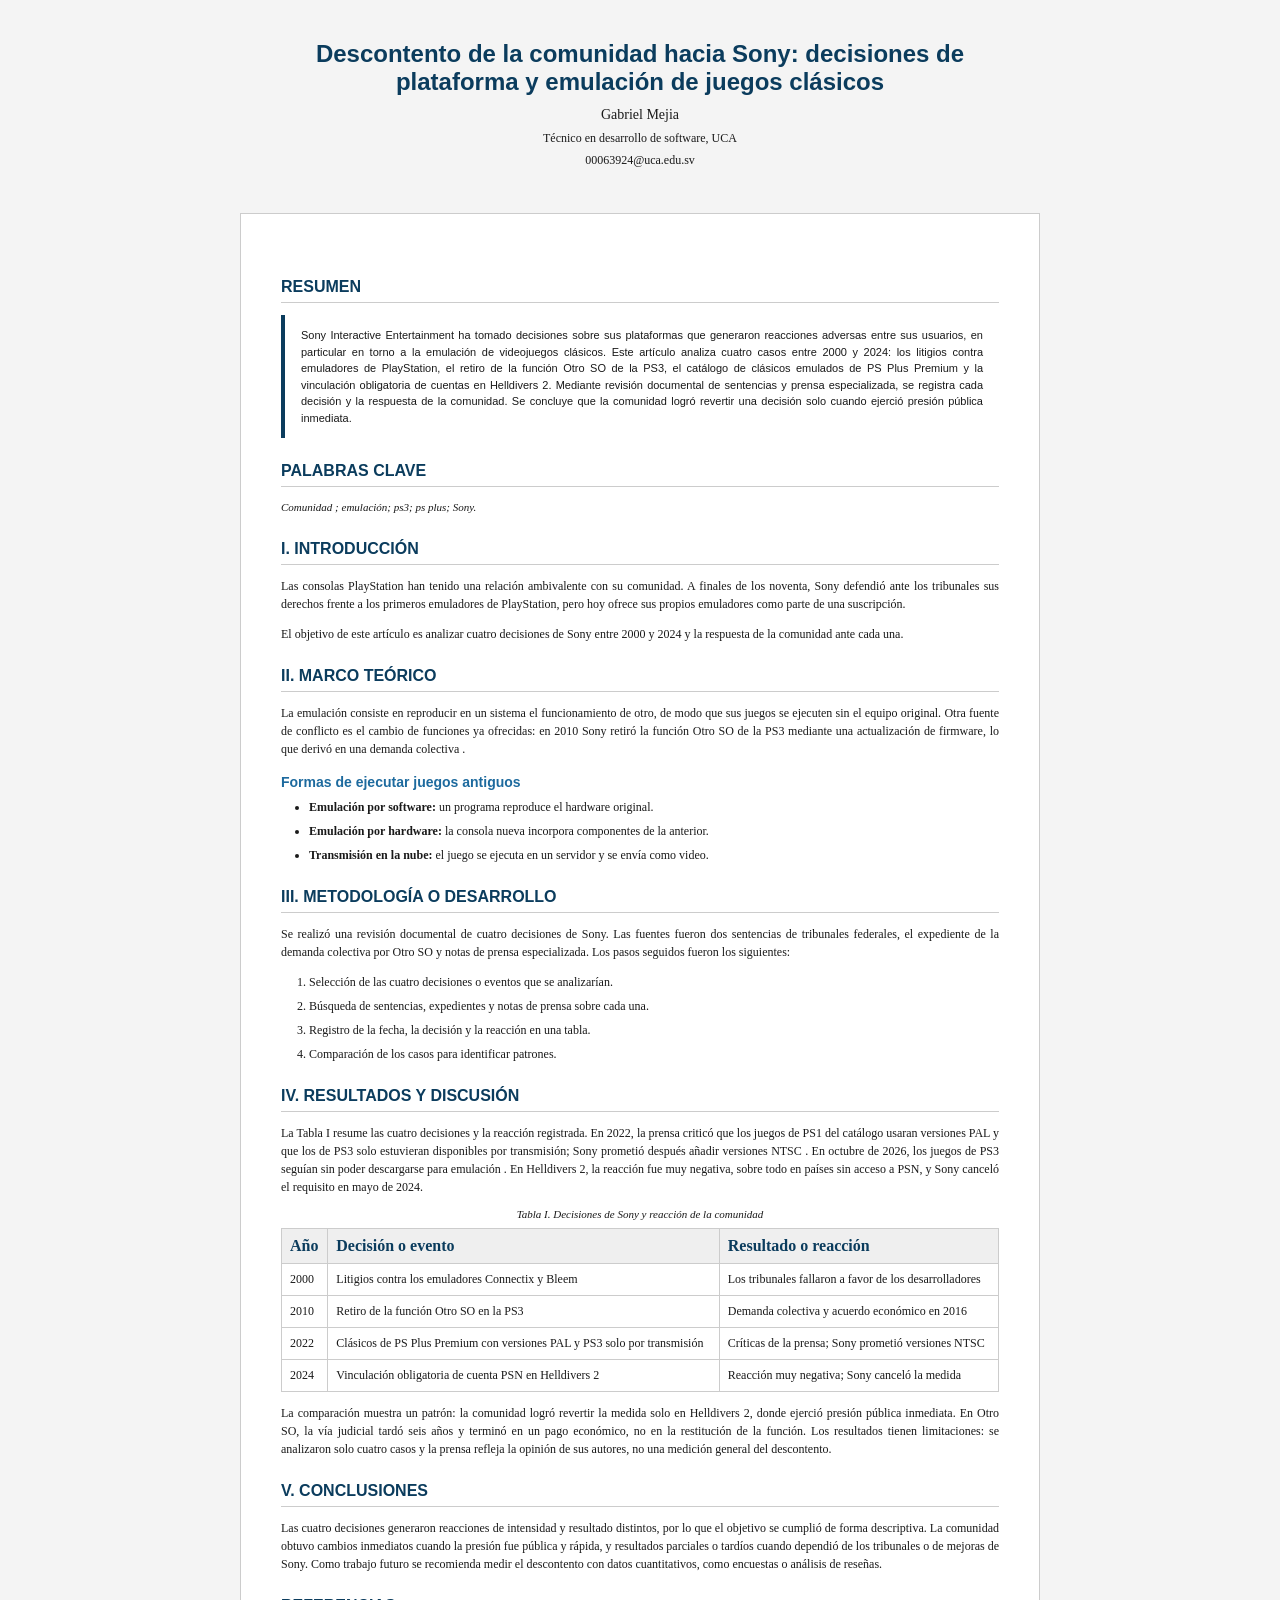
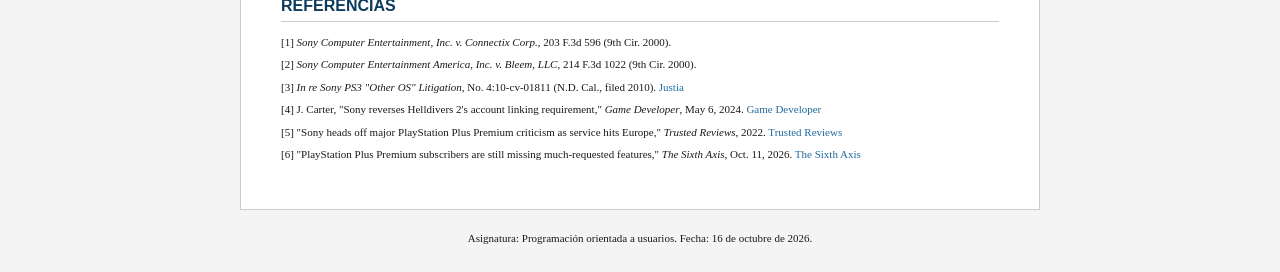
<file: Actividad práctica de CSS básico/index.html>
<!DOCTYPE html>
<html lang="es">
<head>
  <meta charset="UTF-8">
  <meta name="viewport" content="width=device-width, initial-scale=1.0">
  <title>Descontento de la comunidad hacia Sony: decisiones de plataforma y emulación de juegos clásicos</title>
  <link rel="stylesheet" href="style.css">
</head>
<body>
  <header>
    <h1>Descontento de la comunidad hacia Sony: decisiones de plataforma y emulación de juegos clásicos</h1>
    <p class="autor">Gabriel Mejia</p>
    <p class="afiliacion">Técnico en desarrollo de software, UCA</p>
    <p class="contacto">00063924@uca.edu.sv</p>
  </header>

  <main id="articulo" class="articulo">
    <section>
      <h2>Resumen</h2>
      <p class="resumen">Sony Interactive Entertainment ha tomado decisiones sobre sus plataformas que generaron reacciones adversas entre sus usuarios, en particular en torno a la emulación de videojuegos clásicos. Este artículo analiza cuatro casos entre 2000 y 2024: los litigios contra emuladores de PlayStation, el retiro de la función Otro SO de la PS3, el catálogo de clásicos emulados de PS Plus Premium y la vinculación obligatoria de cuentas en Helldivers 2. Mediante revisión documental de sentencias y prensa especializada, se registra cada decisión y la respuesta de la comunidad. Se concluye que la comunidad logró revertir una decisión solo cuando ejerció presión pública inmediata.</p>
    </section>

    <section>
      <h2>Palabras clave</h2>
      <p class="palabras-clave">Comunidad ; emulación; ps3; ps plus; Sony.</p>
    </section>

    <section>
      <h2>I. Introducción</h2>
      <p>Las consolas PlayStation han tenido una relación ambivalente con su comunidad. A finales de los noventa, Sony defendió ante los tribunales sus derechos frente a los primeros emuladores de PlayStation, pero hoy ofrece sus propios emuladores como parte de una suscripción.</p>
      <p>El objetivo de este artículo es analizar cuatro decisiones de Sony entre 2000 y 2024 y la respuesta de la comunidad ante cada una.</p>
    </section>

    <section>
      <h2>II. Marco teórico</h2>
      <p>La emulación consiste en reproducir en un sistema el funcionamiento de otro, de modo que sus juegos se ejecuten sin el equipo original. Otra fuente de conflicto es el cambio de funciones ya ofrecidas: en 2010 Sony retiró la función Otro SO de la PS3 mediante una actualización de firmware, lo que derivó en una demanda colectiva .</p>
      <h3>Formas de ejecutar juegos antiguos</h3>
      <ul>
        <li><strong>Emulación por software:</strong> un programa reproduce el hardware original.</li>
        <li><strong>Emulación por hardware:</strong> la consola nueva incorpora componentes de la anterior.</li>
        <li><strong>Transmisión en la nube:</strong> el juego se ejecuta en un servidor y se envía como video.</li>
      </ul>
    </section>

    <section>
      <h2>III. Metodología o desarrollo</h2>
      <p>Se realizó una revisión documental de cuatro decisiones de Sony. Las fuentes fueron dos sentencias de tribunales federales, el expediente de la demanda colectiva por Otro SO y notas de prensa especializada. Los pasos seguidos fueron los siguientes:</p>
      <ol>
        <li>Selección de las cuatro decisiones o eventos que se analizarían.</li>
        <li>Búsqueda de sentencias, expedientes y notas de prensa sobre cada una.</li>
        <li>Registro de la fecha, la decisión y la reacción en una tabla.</li>
        <li>Comparación de los casos para identificar patrones.</li>
      </ol>
    </section>

    <section>
      <h2>IV. Resultados y discusión</h2>
      <p>La Tabla I resume las cuatro decisiones y la reacción registrada. En 2022, la prensa criticó que los juegos de PS1 del catálogo usaran versiones PAL y que los de PS3 solo estuvieran disponibles por transmisión; Sony prometió después añadir versiones NTSC . En octubre de 2026, los juegos de PS3 seguían sin poder descargarse para emulación . En Helldivers 2, la reacción fue muy negativa, sobre todo en países sin acceso a PSN, y Sony canceló el requisito en mayo de 2024.</p>

      <table>
        <caption class="titulo-tabla">Tabla I. Decisiones de Sony y reacción de la comunidad</caption>
        <thead>
          <tr>
            <th>Año</th>
            <th>Decisión o evento</th>
            <th>Resultado o reacción</th>
          </tr>
        </thead>
        <tbody>
          <tr>
            <td>2000</td>
            <td>Litigios contra los emuladores Connectix y Bleem</td>
            <td>Los tribunales fallaron a favor de los desarrolladores</td>
          </tr>
          <tr>
            <td>2010</td>
            <td>Retiro de la función Otro SO en la PS3</td>
            <td>Demanda colectiva y acuerdo económico en 2016</td>
          </tr>
          <tr>
            <td>2022</td>
            <td>Clásicos de PS Plus Premium con versiones PAL y PS3 solo por transmisión</td>
            <td>Críticas de la prensa; Sony prometió versiones NTSC</td>
          </tr>
          <tr>
            <td>2024</td>
            <td>Vinculación obligatoria de cuenta PSN en Helldivers 2</td>
            <td>Reacción muy negativa; Sony canceló la medida</td>
          </tr>
        </tbody>
      </table>

      <p>La comparación muestra un patrón: la comunidad logró revertir la medida solo en Helldivers 2, donde ejerció presión pública inmediata. En Otro SO, la vía judicial tardó seis años y terminó en un pago económico, no en la restitución de la función. Los resultados tienen limitaciones: se analizaron solo cuatro casos y la prensa refleja la opinión de sus autores, no una medición general del descontento.</p>
    </section>

    <section>
      <h2>V. Conclusiones</h2>
      <p>Las cuatro decisiones generaron reacciones de intensidad y resultado distintos, por lo que el objetivo se cumplió de forma descriptiva. La comunidad obtuvo cambios inmediatos cuando la presión fue pública y rápida, y resultados parciales o tardíos cuando dependió de los tribunales o de mejoras de Sony. Como trabajo futuro se recomienda medir el descontento con datos cuantitativos, como encuestas o análisis de reseñas.</p>
    </section>

    <section>
      <h2>Referencias</h2>
      <ol class="referencias">
        <li>[1] <em>Sony Computer Entertainment, Inc. v. Connectix Corp.</em>, 203 F.3d 596 (9th Cir. 2000).</li>
        <li>[2] <em>Sony Computer Entertainment America, Inc. v. Bleem, LLC</em>, 214 F.3d 1022 (9th Cir. 2000).</li>
        <li>[3] <em>In re Sony PS3 "Other OS" Litigation</em>, No. 4:10-cv-01811 (N.D. Cal., filed 2010).  <a href="https://cases.justia.com/federal/district-courts/california/candce/4:2010cv01811/226894/360/0.pdf">Justia</a></li>
        <li>[4] J. Carter, "Sony reverses Helldivers 2's account linking requirement," <em>Game Developer</em>, May 6, 2024. <a href="https://gamedeveloper.com/business/sony-reverses-helldivers-2-s-account-linking-requirement">Game Developer</a></li>
        <li>[5] "Sony heads off major PlayStation Plus Premium criticism as service hits Europe," <em>Trusted Reviews</em>, 2022.  <a href="https://www.trustedreviews.com/news/sony-heads-off-major-playstation-plus-premium-criticism-as-service-hits-europe-4243763">Trusted Reviews</a></li>
        <li>[6] "PlayStation Plus Premium subscribers are still missing much-requested features," <em>The Sixth Axis</em>, Oct. 11, 2026.  <a href="https://www.thesixthaxis.com/2026/10/11/playstation-plus-premium-subscribers-are-still-missing-much-requested-features/">The Sixth Axis</a></li>
      </ol>
    </section>
  </main>

  <footer>
    <p>Asignatura: Programación orientada a usuarios. Fecha: 16 de octubre de 2026.</p>
   
  </footer>
</body>
</html>
</file>
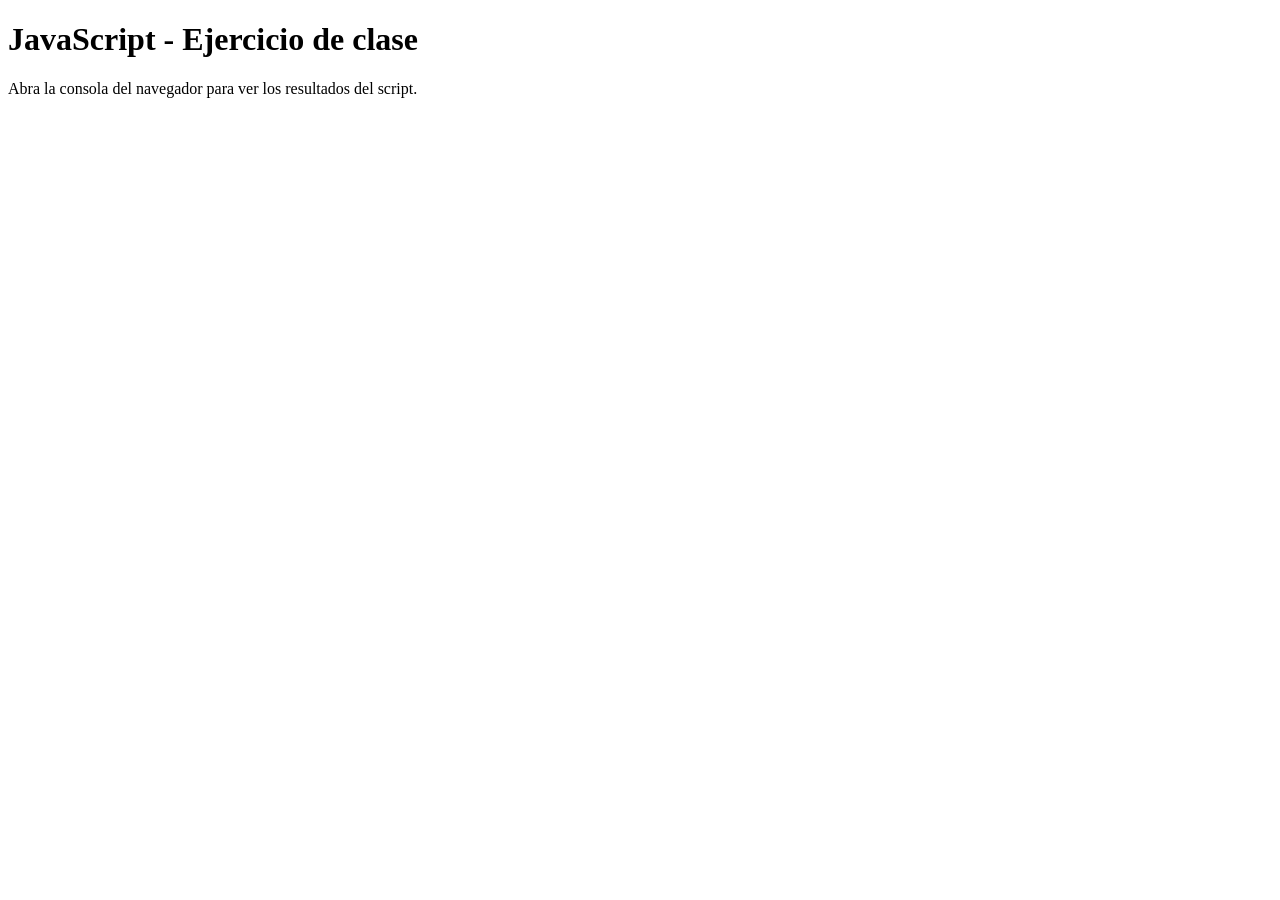
<file: actividades_clase/index.html>
<!DOCTYPE html>
<html lang="es">
<head>
  <meta charset="UTF-8">
  <meta name="viewport" content="width=device-width, initial-scale=1.0">
  <title>Ejercicio de clase</title>
</head>
<body>
  <h1>JavaScript - Ejercicio de clase</h1>
  <p>Abra la consola del navegador para ver los resultados del script.</p>
  <script src="script.js"></script>
</body>
</html>
</file>
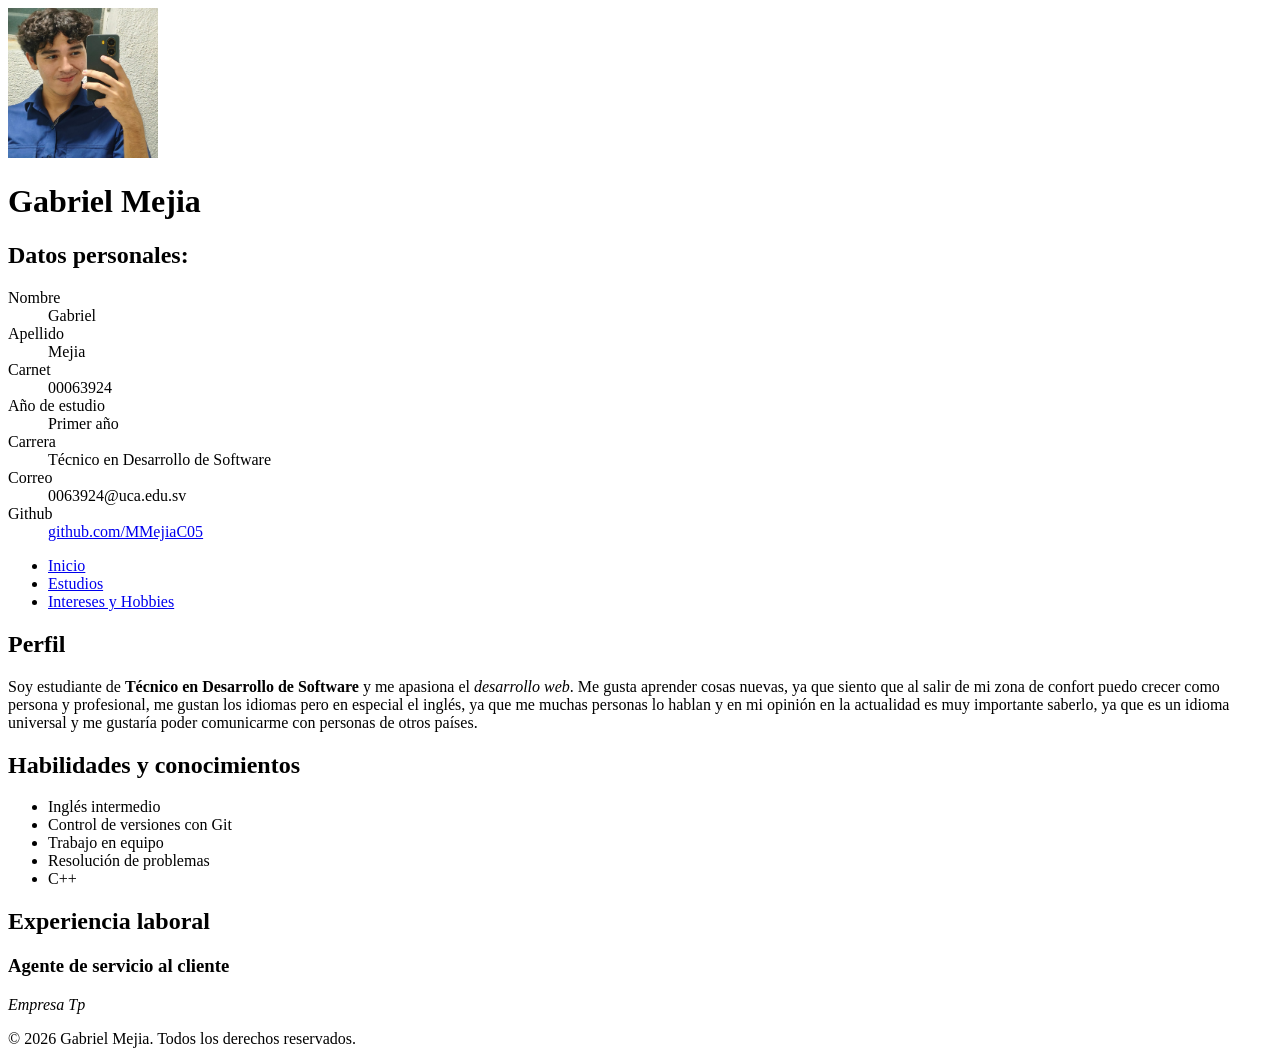
<file: pagina_pers/index.html>
<!DOCTYPE html>
<html lang="es">
<head>
  <meta charset="UTF-8">
  <title>Curriculum Vitae</title>
</head>
<body>

  <header>
    <img src="WhatsApp Image 2026-10-11 at 9.56.24 PM.jpeg" alt="Foto de Gabriel Mejia" width="150">
    <h1>Gabriel Mejia</h1>
  </header>

  <aside>
    <h2>Datos personales: </h2>
    <dl>
      <dt>Nombre</dt>
      <dd>Gabriel</dd>
      <dt>Apellido</dt>
      <dd>Mejia</dd>
      <dt>Carnet</dt>
      <dd>00063924</dd>
      <dt>Año de estudio</dt>
      <dd>Primer año</dd>
      <dt>Carrera</dt>
      <dd>Técnico en Desarrollo de Software</dd>
      <dt>Correo</dt>
      <dd>0063924@uca.edu.sv </dd>
      <dt>Github</dt>
      <dd><a href="https://github.com/MMejiaC05" target="_blank">github.com/MMejiaC05</a></dd>
    </dl>
  </aside>

  <nav>
    <ul>
      <li><a href="index.html">Inicio</a></li>
      <li><a href="estudios.html">Estudios</a></li>
      <li><a href="intereses.html">Intereses y Hobbies</a></li>
    </ul>
  </nav>

  <main>
    <section>
      <h2>Perfil</h2>
      <p>
        Soy estudiante de <strong>Técnico en Desarrollo de Software</strong> y me apasiona el
        <em>desarrollo web</em>. Me gusta aprender cosas nuevas, ya que siento que al salir de mi zona de confort puedo crecer
         como persona y profesional, me gustan los idiomas pero en especial el inglés,
          ya que me muchas personas lo hablan y en mi opinión en la actualidad es muy importante saberlo, ya que es un idioma universal y me gustaría poder comunicarme con personas de otros países.
      </p>
    </section>

    <section>
      <h2>Habilidades y conocimientos</h2>
      <ul>
        <li>Inglés intermedio</li>
        <li>Control de versiones con Git</li>
        <li>Trabajo en equipo</li>
        <li>Resolución de problemas</li>
        <li>C++</li>
        
      </ul>
    </section>

    <section>
      <h2>Experiencia laboral</h2>
      <article>
        <h3>Agente de servicio al cliente</h3>
        <p><em>Empresa Tp</em></p
        
        
      </article>
    </section>
  </main>

  <footer>
    <p>&copy; 2026 Gabriel Mejia. Todos los derechos reservados.</p>
  </footer>

</body>
</html>
</file>
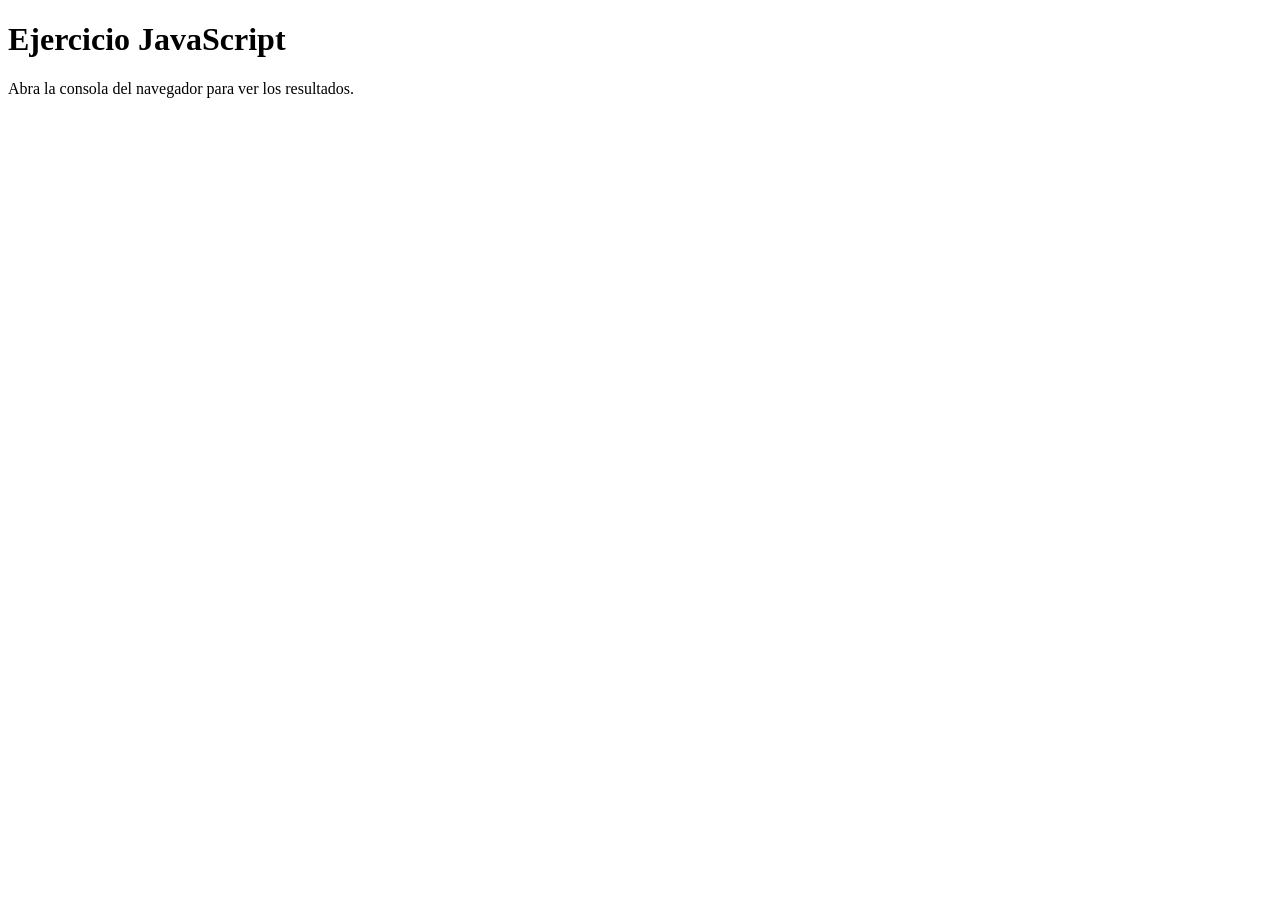
<file: tarea-6/index.html>
<!DOCTYPE html>
<html lang="es">
<head>
  <meta charset="UTF-8">
  <meta name="viewport" content="width=device-width, initial-scale=1.0">
  <title>Ejercicio JavaScript</title>
</head>
<body>
  <h1>Ejercicio JavaScript</h1>
  <p>Abra la consola del navegador para ver los resultados.</p>
  <script src="script.js"></script>
</body>
</html>
</file>
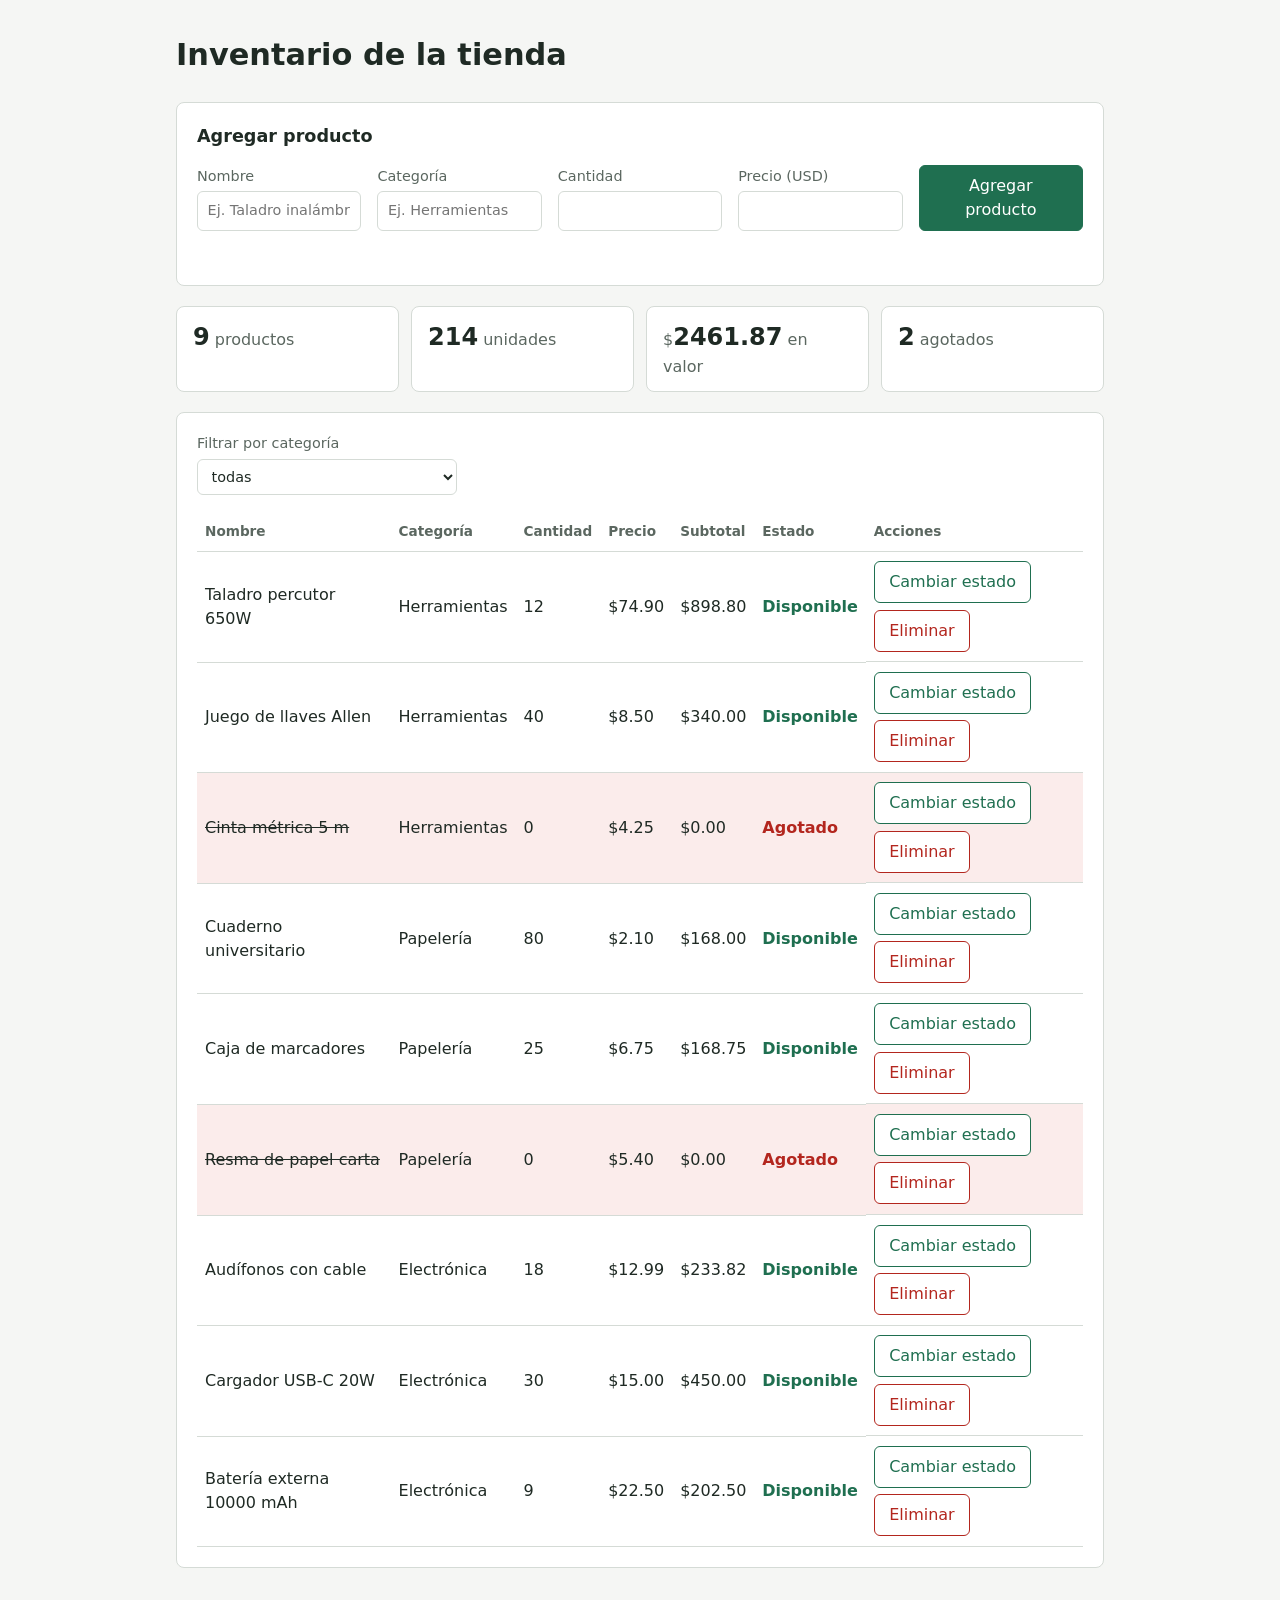
<file: tarea-7/index.html>
<!DOCTYPE html>
<html lang="es">
<head>
  <meta charset="UTF-8">
  <meta name="viewport" content="width=device-width, initial-scale=1">
  <title>Inventario de la tienda</title>
  <link rel="stylesheet" href="styles.css">
</head>
<body>
  <main>
    <h1>Inventario de la tienda</h1>

    <section class="panel" aria-labelledby="titulo-alta">
      <h2 id="titulo-alta">Agregar producto</h2>
      <form id="formulario-producto" novalidate>
        <label>Nombre
          <input type="text" id="nombre" name="nombre" placeholder="Ej. Taladro inalámbrico">
        </label>
        <label>Categoría
          <input type="text" id="categoria" name="categoria" placeholder="Ej. Herramientas">
        </label>
        <label>Cantidad
          <input type="number" id="cantidad" name="cantidad" min="1" step="1">
        </label>
        <label>Precio (USD)
          <input type="number" id="precio" name="precio" min="0" step="0.01">
        </label>
        <button type="submit">Agregar producto</button>
      </form>
      <p id="mensaje-error" role="alert"></p>
    </section>

    <section class="indicadores" aria-label="Indicadores">
      <!-- Los indicadores reflejan los productos VISIBLES (los que cumplen el filtro actual). -->
      <div><span id="total-productos">0</span> productos</div>
      <div><span id="total-unidades">0</span> unidades</div>
      <div>$<span id="valor-total">0.00</span> en valor</div>
      <div><span id="total-agotados">0</span> agotados</div>
    </section>

    <section class="panel">
      <label class="filtro">Filtrar por categoría
        <select id="filtro-categoria">
          <option value="todas">todas</option>
        </select>
      </label>

      <table>
        <thead>
          <tr>
            <th>Nombre</th>
            <th>Categoría</th>
            <th>Cantidad</th>
            <th>Precio</th>
            <th>Subtotal</th>
            <th>Estado</th>
            <th>Acciones</th>
          </tr>
        </thead>
        <tbody id="cuerpo-inventario"></tbody>
      </table>
      <p id="mensaje-vacio" hidden>No hay productos en esta categoría. Cambia el filtro o agrega uno nuevo.</p>
    </section>
  </main>

  <script src="script.js"></script>
</body>
</html>
</file>
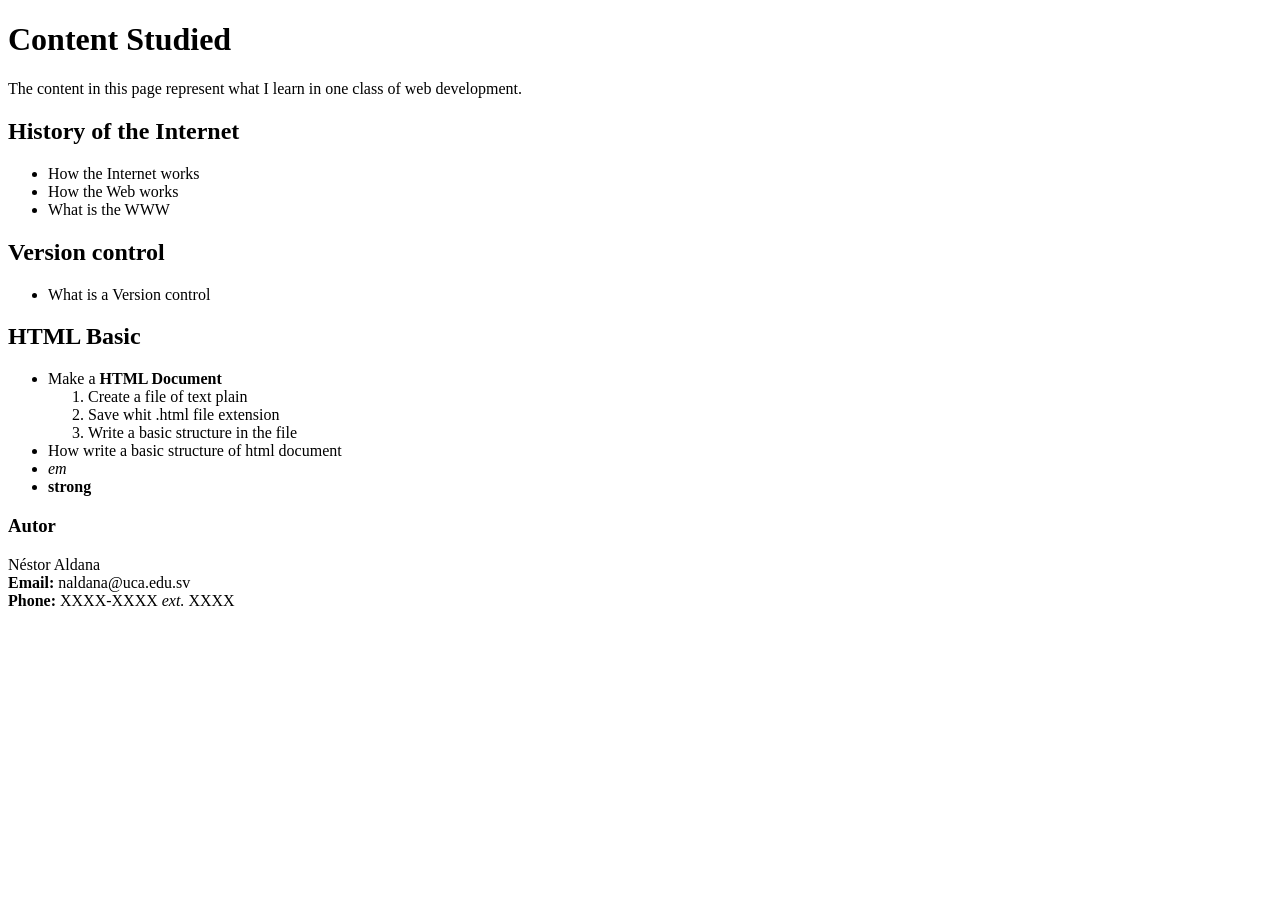
<file: ejercicios_semana1/ejercicio_1.html>
<!DOCTYPE html>
<html lang="en">
<head>
    <meta charset="UTF-8">
    <meta name="viewport" content="width=device-width, initial-scale=1.0">
    <title>Ejercicio 1</title>
</head>
<body>
    <h1>Content Studied</h1>
    <p>The content in this page represent what I learn in one class of web development.</p>

    <h2>History of the Internet</h2>
  <ul>
    <li>How the Internet works</li>
    <li>How the Web works</li>
    <li>What is the WWW</li>
  </ul>

  <h2>Version control</h2>
  <ul>
    <li>What is a Version control</li>
  </ul>

  <h2>HTML Basic</h2>
  <ul>
    <li>Make a <strong>HTML Document</strong>
      <ol>
        <li>Create a file of text plain</li>
        <li>Save whit .html file extension</li>
        <li>Write a basic structure in the file</li>
      </ol>
    </li>
    <li>How write a basic structure of html document</li>
    <li><em>em</em></li>
    <li><b>strong</b></li>
  </ul>

  <h3>Autor</h3>
  <p>
    Néstor Aldana<br>
    <b>Email:</b> naldana@uca.edu.sv<br>
    <b>Phone:</b> XXXX-XXXX <em>ext.</em> XXXX
  </p>
</body>
</html>
<!-- FIX: Doble cierre de body y HTML-->
</body>
</html>
</file>
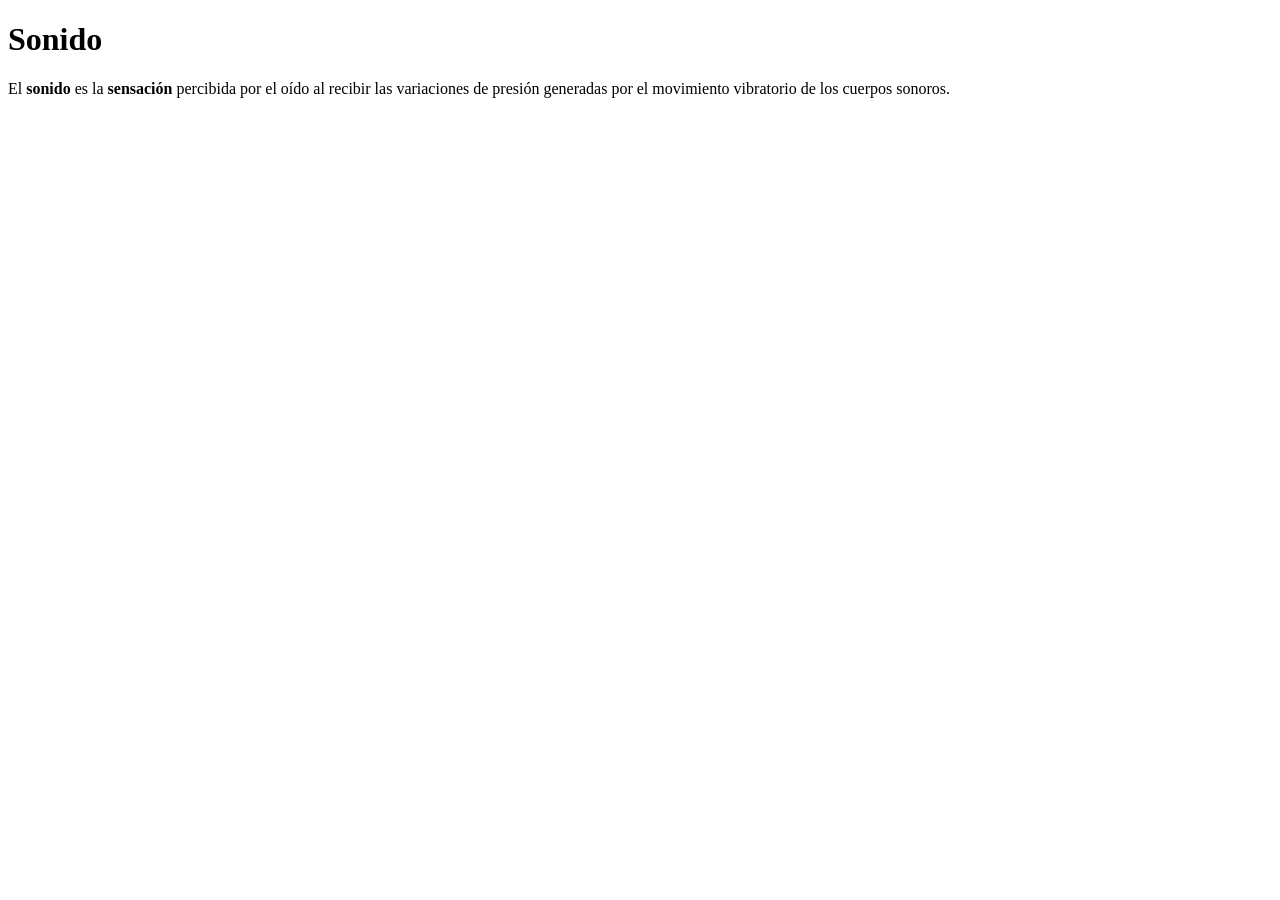
<file: ejercicios_semana1/ejercicio_2.html>
<!DOCTYPE html>
<!-- El atributo del idioma tienes que ser "es", el contenido del sitio esta en español-->
<html lang="en">
<head>
    <meta charset="UTF-8">
    <meta name="viewport" content="width=device-width, initial-scale=1.0">
    <title>Practical Exercise 2</title>
</head>
<body>
    <h1>Sonido</h1>
    <p>El <strong>sonido</strong> es la <b> sensación </b> percibida por el oído al recibir las variaciones de presión generadas por el movimiento vibratorio de los cuerpos sonoros.</p>
</body>
</html>
</file>
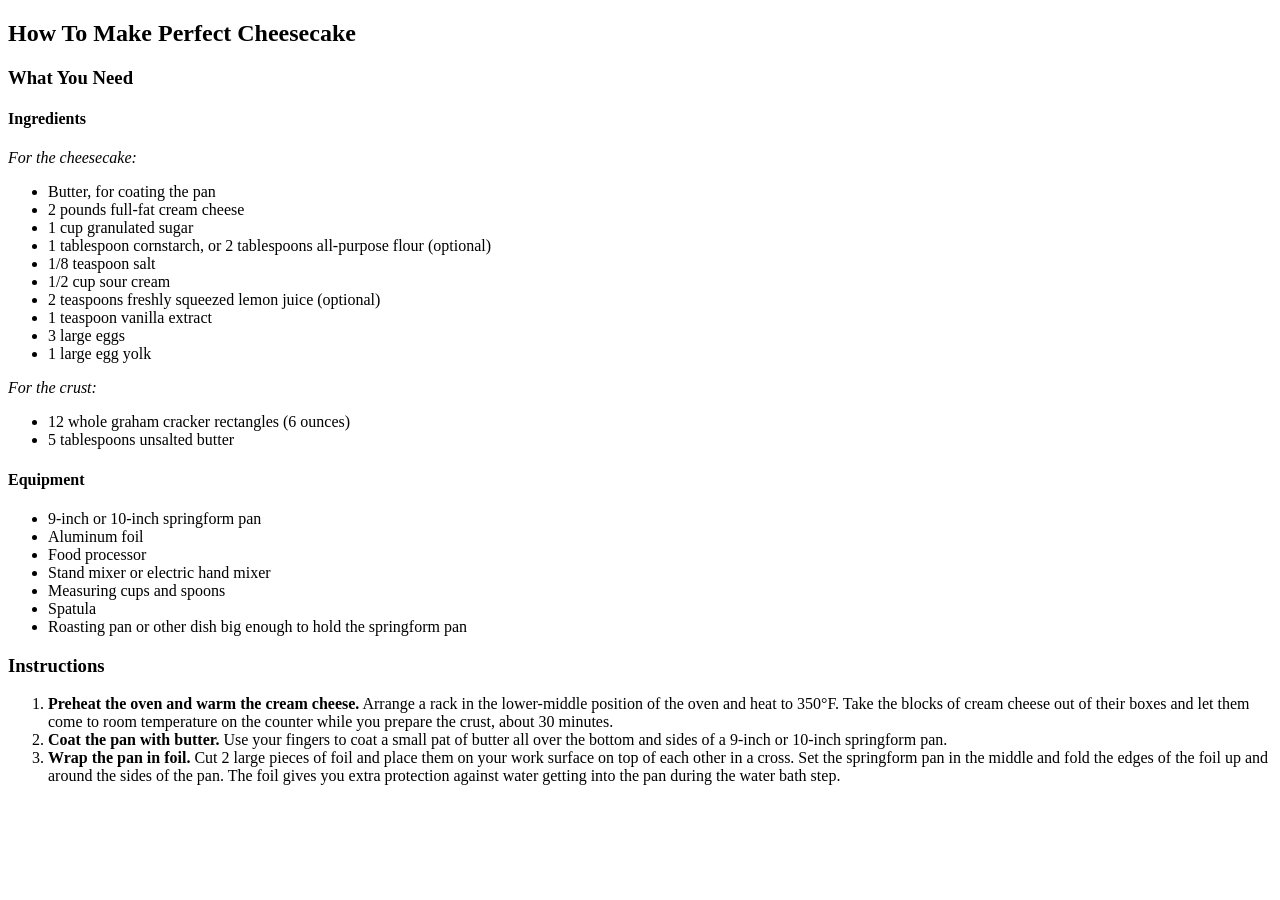
<file: ejercicios_semana1/ejercicio_3.html>
<!DOCTYPE html>
<html lang="en">
<head>
    <meta charset="UTF-8">
    <meta name="viewport" content="width=device-width, initial-scale=1.0">
    <title>Ejercicio 3</title>
</head>
<body>
  <!-- Respeta la identación para facilitar la lectura y el orden de código-->
    <h2>How To Make Perfect Cheesecake</h2>

  <h3>What You Need</h3>

  <h4>Ingredients</h4>

  <p><em>For the cheesecake:</em></p>
  <ul>
    <li>Butter, for coating the pan</li>
    <li>2 pounds full-fat cream cheese</li>
    <li>1 cup granulated sugar</li>
    <li>1 tablespoon cornstarch, or 2 tablespoons all-purpose flour (optional)</li>
    <li>1/8 teaspoon salt</li>
    <li>1/2 cup sour cream</li>
    <li>2 teaspoons freshly squeezed lemon juice (optional)</li>
    <li>1 teaspoon vanilla extract</li>
    <li>3 large eggs</li>
    <li>1 large egg yolk</li>
  </ul>

  <p><em>For the crust:</em></p>
  <ul>
    <li>12 whole graham cracker rectangles (6 ounces)</li>
    <li>5 tablespoons unsalted butter</li>
  </ul>

  <h4>Equipment</h4>
  <ul>
    <li>9-inch or 10-inch springform pan</li>
    <li>Aluminum foil</li>
    <li>Food processor</li>
    <li>Stand mixer or electric hand mixer</li>
    <li>Measuring cups and spoons</li>
    <li>Spatula</li>
    <li>Roasting pan or other dish big enough to hold the springform pan</li>
  </ul>

  <h3>Instructions</h3>
  <ol>
    <!-- Seía mejor usar strong en lugar de b por la importancia del texto, ya que es la descripción de paso-->
    <li><b>Preheat the oven and warm the cream cheese.</b> Arrange a rack in the lower-middle position of the oven and heat to 350°F. Take the blocks of cream cheese out of their boxes and let them come to room temperature on the counter while you prepare the crust, about 30 minutes.</li>
    <li><b>Coat the pan with butter.</b> Use your fingers to coat a small pat of butter all over the bottom and sides of a 9-inch or 10-inch springform pan.</li>
    <li><b>Wrap the pan in foil.</b> Cut 2 large pieces of foil and place them on your work surface on top of each other in a cross. Set the springform pan in the middle and fold the edges of the foil up and around the sides of the pan. The foil gives you extra protection against water getting into the pan during the water bath step.</li>
  </ol>
</body>
</html>
</file>
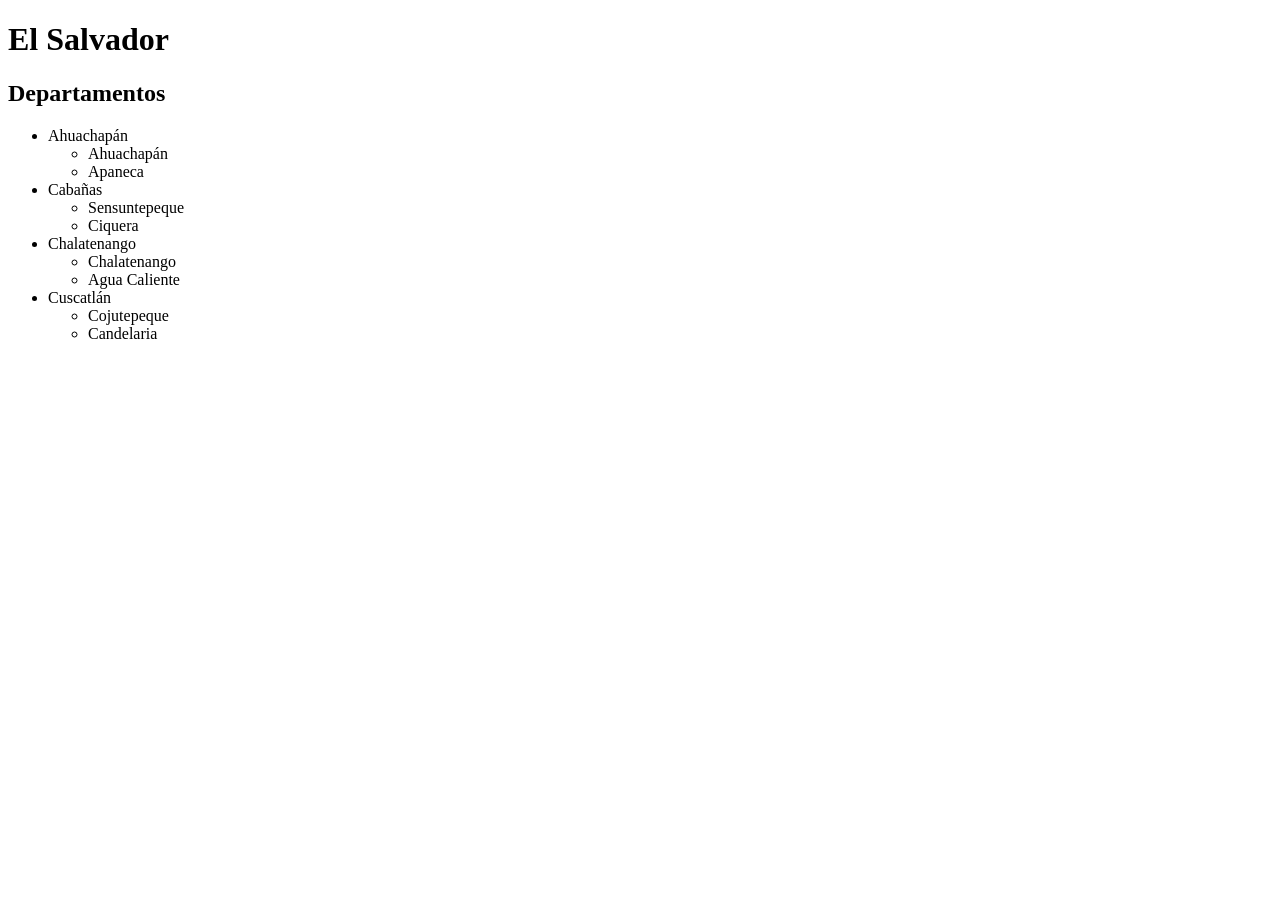
<file: ejercicios_semana1/ejercicio_4.html>
<!DOCTYPE html>
<html lang="en">
<head>
    <meta charset="UTF-8">
    <meta name="viewport" content="width=device-width, initial-scale=1.0">
    <title>Document</title>
</head>
<body>
  <!-- Respeta la identación para facilitar la lectura y el orden de código-->
    <h1>El Salvador</h1>

  <h2>Departamentos</h2>
  <ul>
    <li>Ahuachapán
      <ul>
        <li>Ahuachapán</li>
        <li>Apaneca</li>
      </ul>
    </li>
    <li>Cabañas
      <ul>
        <li>Sensuntepeque</li>
        <li>Ciquera</li>
      </ul>
    </li>
    <li>Chalatenango
      <ul>
        <li>Chalatenango</li>
        <li>Agua Caliente</li>
      </ul>
    </li>
    <li>Cuscatlán
      <ul>
        <li>Cojutepeque</li>
        <li>Candelaria</li>
      </ul>
    </li>
  </ul>
</body>
</html>
</file>
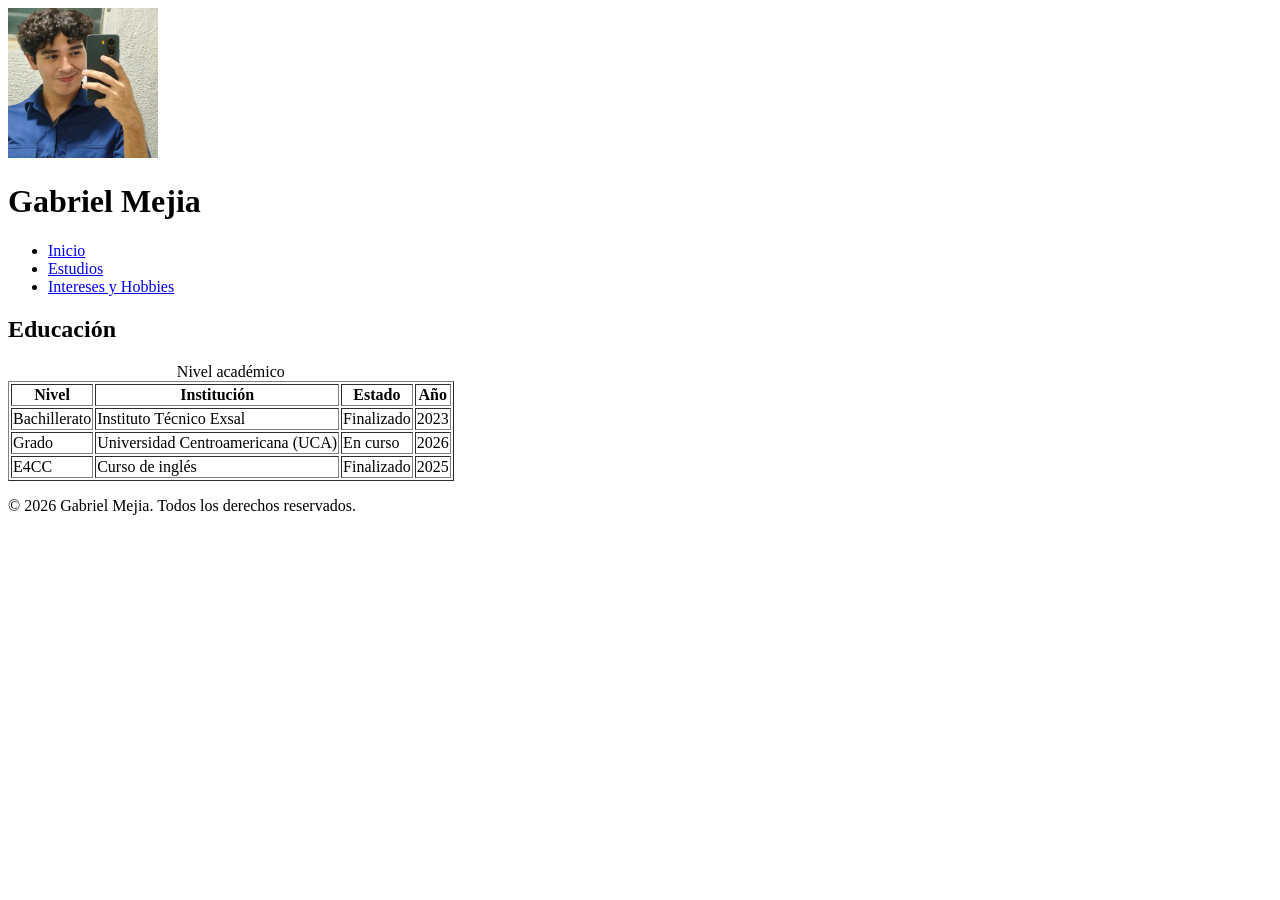
<file: pagina_pers/estudios.html>
<!DOCTYPE html>
<html lang="es">
<head>
  <meta charset="UTF-8">
  <title>Estudios</title>
</head>
<body>

  <header>
    <img src="WhatsApp Image 2026-10-11 at 9.56.24 PM.jpeg" alt="Foto de Gabriel Mejia" width="150">
    <h1>Gabriel Mejia</h1>
  </header>

  <nav>
    <ul>
      <li><a href="index.html">Inicio</a></li>
      <li><a href="estudios.html">Estudios</a></li>
      <li><a href="intereses.html">Intereses y Hobbies</a></li>
    </ul>
  </nav>

  <main>
    <section>
      <h2>Educación</h2>
      <table border="1">
        <caption>Nivel académico</caption>
        <thead>
          <tr>
            <th>Nivel</th>
            <th>Institución</th>
            <th>Estado</th>
            <th>Año</th>
          </tr>
        </thead>
        <tbody>
          <tr>
            <td>Bachillerato</td>
            <td>Instituto Técnico Exsal</td>
            <td>Finalizado</td>
            <td>2023</td>
          </tr>
          <tr>
            <td>Grado</td>
            <td>Universidad Centroamericana (UCA)</td>
            <td>En curso</td>
            <td>2026 </td>
          </tr>
          <tr>
            <td>E4CC</td>
            <td> Curso de inglés</td>
            <td>Finalizado</td>
            <td>2025</td>
          </tr>
        </tbody>
      </table>
    </section>
  </main>

  <footer>
    <p>&copy; 2026 Gabriel Mejia. Todos los derechos reservados.</p>
  </footer>

</body>
</html>
</file>
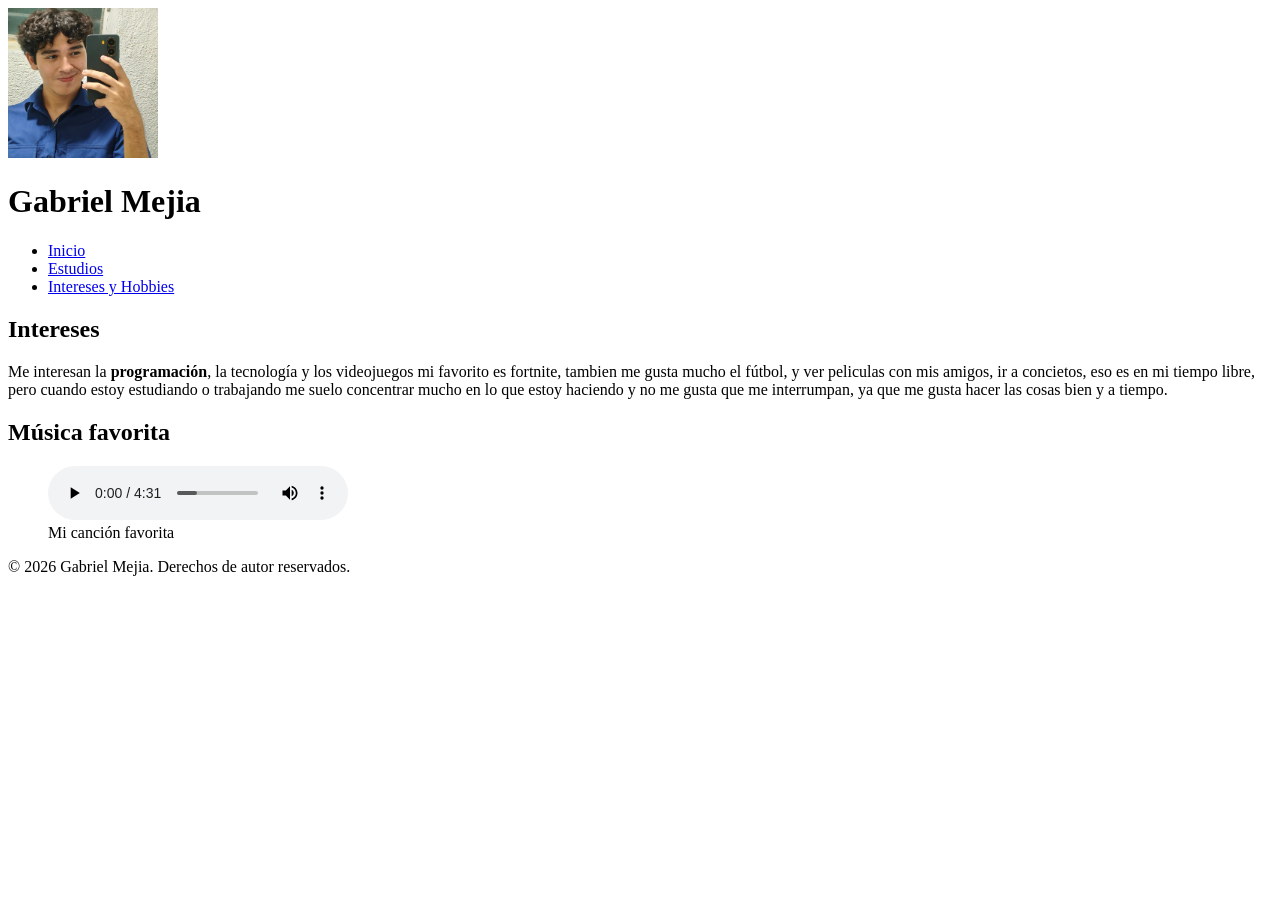
<file: pagina_pers/intereses.html>
<!DOCTYPE html>
<html lang="es">
<head>
  <meta charset="UTF-8">
  <title>Intereses y Hobbies</title>
</head>
<body>

  <header>
    <img src="WhatsApp Image 2026-10-11 at 9.56.24 PM.jpeg" alt="Foto de Gabriel Mejia" width="150">
    <h1>Gabriel Mejia</h1>
  </header>

  <nav>
    <ul>
      <li><a href="index.html">Inicio</a></li>
      <li><a href="estudios.html">Estudios</a></li>
      <li><a href="intereses.html">Intereses y Hobbies</a></li>
    </ul>
  </nav>

  <main>
    <section>
      <h2>Intereses</h2>
      <p>Me interesan la <strong>programación</strong>, la tecnología y los videojuegos mi favorito es fortnite, tambien me gusta mucho el fútbol, y ver peliculas con mis amigos, ir a concietos, eso es en mi tiempo libre, pero cuando estoy estudiando o trabajando me suelo concentrar mucho en lo que estoy haciendo y no me gusta que me interrumpan, ya que me gusta hacer las cosas bien y a tiempo.</p>
      
    </section>

    <section>
      <h2>Música favorita</h2>
      <figure>
        <audio controls src="Romeo Santos, Prince Royce - La Última Bachata (Official Lyric Video).mp3">
  
        </audio>
        <figcaption>Mi canción favorita</figcaption>
      </figure>
    </section>
  </main>

  <footer>
    <p>&copy; 2026 Gabriel Mejia. Derechos de autor reservados.</p>
  </footer>

</body>
</html>
</file>
<file: Actividad práctica de CSS básico/style.css>
* {
  box-sizing: border-box;
}


body {
  font-family: Georgia, "Times New Roman", serif;
  color: #1A1A1A;
  background-color: #F4F4F4;
  margin: 0;
  padding: 20px;
}

.articulo {
  max-width: 800px;
  margin: 0 auto;
  padding: 40px;
  background-color: #FFFFFF;
  border: 1px solid #CCCCCC;
  box-sizing: border-box;
}

#articulo {
  overflow-wrap: break-word;
}


header {
  max-width: 800px;
  margin: 0 auto 20px auto;
  padding: 20px 40px;
}

.autor {
  font-size: 14px;
  text-align: center;
  margin: 0 0 4px 0;
}

.afiliacion,
.contacto {
  font-size: 12px;
  text-align: center;
  margin: 0 0 4px 0;
}


h1,
h2,
h3 {
  font-family: Arial, Helvetica, sans-serif;
}

h1 {
  font-size: 24px;
  font-weight: bold;
  text-align: center;
  color: #0B3C5D;
  margin: 0 0 8px 0;
}

h2 {
  font-size: 16px;
  text-transform: uppercase;
  text-align: left;
  color: #0B3C5D;
  margin: 24px 0 12px 0;
  padding-bottom: 6px;
  border-bottom: 1px solid #CCCCCC;
}

h3 {
  font-size: 14px;
  text-align: left;
  color: #1D6A9E;
  margin: 16px 0 8px 0;
}


p {
  font-size: 12px;
  line-height: 1.5;
  text-align: justify;
  margin: 0 0 12px 0;
}

.resumen {
  font-size: 11px;
  font-family: Arial, Helvetica, sans-serif;
  text-align: justify;
  border-left: 4px solid #0B3C5D;
  padding: 12px 16px;
  margin-bottom: 20px;
}

.palabras-clave {
  font-size: 11px;
  font-style: italic;
  text-align: left;
  margin-bottom: 20px;
}


ul,
ol {
  font-size: 12px;
  margin: 0 0 12px 0;
  padding-left: 28px;
}

li {
  line-height: 1.5;
  text-align: justify;
  margin-bottom: 6px;
}


a {
  color: #1D6A9E;
  text-decoration: none;
  overflow-wrap: break-word;
}

a:hover {
  color: #C0392B;
  text-decoration: underline;
}


table {
  width: 100%;
  border-collapse: collapse;
  margin: 12px 0;
}

th {
  background-color: #EFEFEF;
  color: #0B3C5D;
  text-align: left;
  border: 1px solid #CCCCCC;
  padding: 8px;
}

td {
  font-size: 12px;
  border: 1px solid #CCCCCC;
  padding: 8px;
}

.titulo-tabla,
figcaption {
  font-size: 11px;
  font-style: italic;
  text-align: center;
  padding-bottom: 8px;
}


img {
  max-width: 100%;
  display: block;
  margin: 0 auto;
}


.referencias {
  list-style: none;
  margin: 0;
  padding: 0;
}

.referencias li {
  font-size: 11px;
  padding-left: 24px;
  text-indent: -24px;
}


footer {
  max-width: 800px;
  margin: 20px auto 0 auto;
  padding: 0 40px;
}

footer p {
  font-size: 11px;
  text-align: center;
  margin: 0 0 6px 0;
}
</file>
<file: tarea-7/styles.css>
:root {
  --fondo: #f5f6f4;
  --superficie: #ffffff;
  --texto: #1f2a24;
  --texto-suave: #5b6760;
  --borde: #d5dbd6;
  --acento: #1f6f50;
  --peligro: #b3261e;
  --agotado-fondo: #fbeceb;
}

* { box-sizing: border-box; }

body {
  margin: 0;
  font-family: system-ui, -apple-system, "Segoe UI", sans-serif;
  background: var(--fondo);
  color: var(--texto);
  line-height: 1.5;
}

main {
  max-width: 960px;
  margin: 0 auto;
  padding: 2rem 1rem 3rem;
}

h1 { margin: 0 0 1.5rem; font-size: 1.9rem; }
h2 { margin: 0 0 1rem; font-size: 1.1rem; }

.panel {
  background: var(--superficie);
  border: 1px solid var(--borde);
  border-radius: 8px;
  padding: 1.25rem;
  margin-bottom: 1.25rem;
}

form {
  display: grid;
  grid-template-columns: repeat(auto-fit, minmax(160px, 1fr));
  gap: 1rem;
  align-items: end;
}

label { display: flex; flex-direction: column; gap: 0.25rem; font-size: 0.9rem; color: var(--texto-suave); }

input, select {
  padding: 0.5rem 0.6rem;
  border: 1px solid var(--borde);
  border-radius: 6px;
  font: inherit;
  color: var(--texto);
  background: #fff;
}

button {
  font: inherit;
  padding: 0.5rem 0.9rem;
  border: 1px solid var(--acento);
  background: var(--acento);
  color: #fff;
  border-radius: 6px;
  cursor: pointer;
}

button:hover { filter: brightness(1.1); }
:focus-visible { outline: 3px solid #7fb9a0; outline-offset: 2px; }

#mensaje-error {
  margin: 0.75rem 0 0;
  min-height: 1.4em;
  color: var(--peligro);
  font-weight: 600;
}

.indicadores {
  display: grid;
  grid-template-columns: repeat(auto-fit, minmax(150px, 1fr));
  gap: 0.75rem;
  margin-bottom: 1.25rem;
}

.indicadores div {
  background: var(--superficie);
  border: 1px solid var(--borde);
  border-radius: 8px;
  padding: 0.75rem 1rem;
  color: var(--texto-suave);
}

.indicadores span { font-size: 1.5rem; font-weight: 700; color: var(--texto); }

.filtro { max-width: 260px; margin-bottom: 1rem; }

table { width: 100%; border-collapse: collapse; }
th, td { padding: 0.6rem 0.5rem; text-align: left; border-bottom: 1px solid var(--borde); }
th { font-size: 0.85rem; color: var(--texto-suave); font-weight: 600; }

tr.agotado { background: var(--agotado-fondo); }
tr.agotado td:first-child { text-decoration: line-through; }
tr.disponible td:nth-child(6) { color: var(--acento); font-weight: 600; }
tr.agotado td:nth-child(6) { color: var(--peligro); font-weight: 600; }

td:last-child { display: flex; gap: 0.4rem; flex-wrap: wrap; }

.btn-estado { background: #fff; color: var(--acento); }
.btn-eliminar { background: #fff; color: var(--peligro); border-color: var(--peligro); }

#mensaje-vacio { margin: 1rem 0 0; color: var(--texto-suave); text-align: center; }

@media (max-width: 700px) {
  .panel { overflow-x: auto; }
  table { min-width: 640px; }
}
</file>
